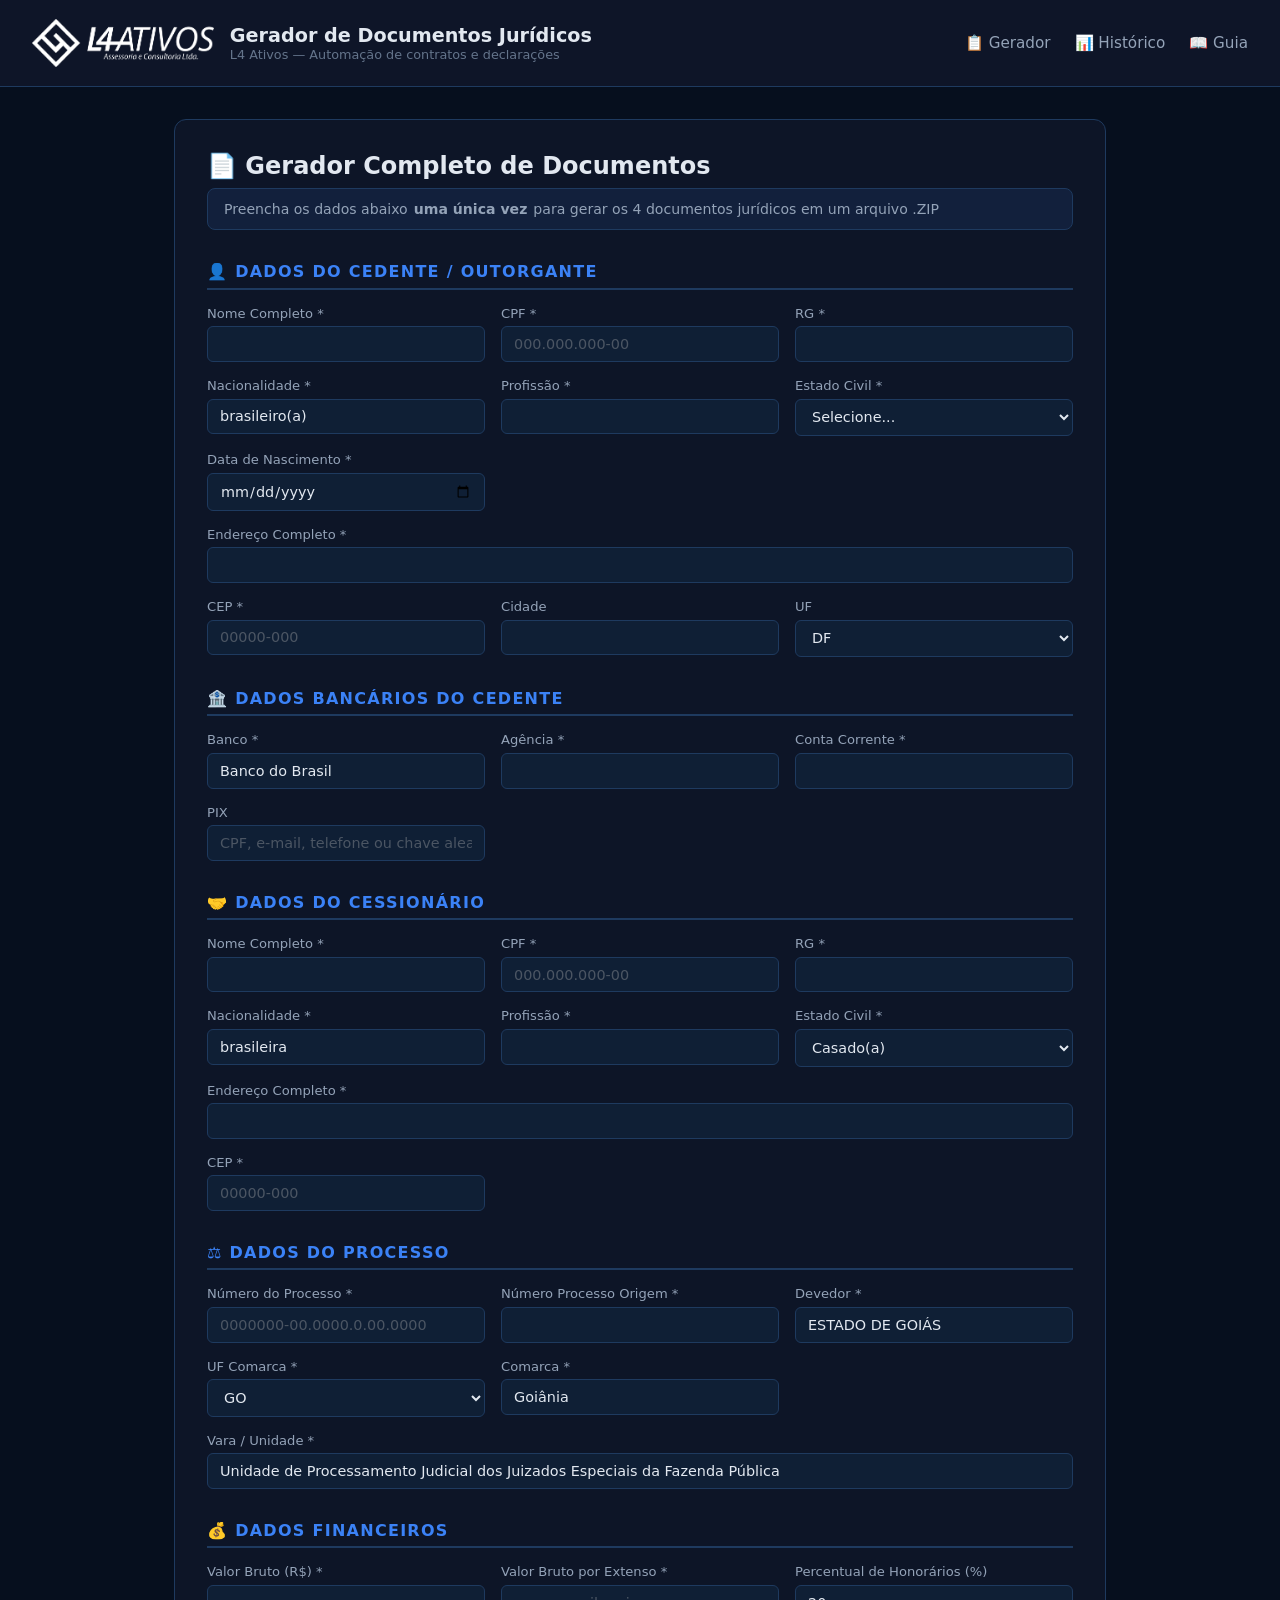
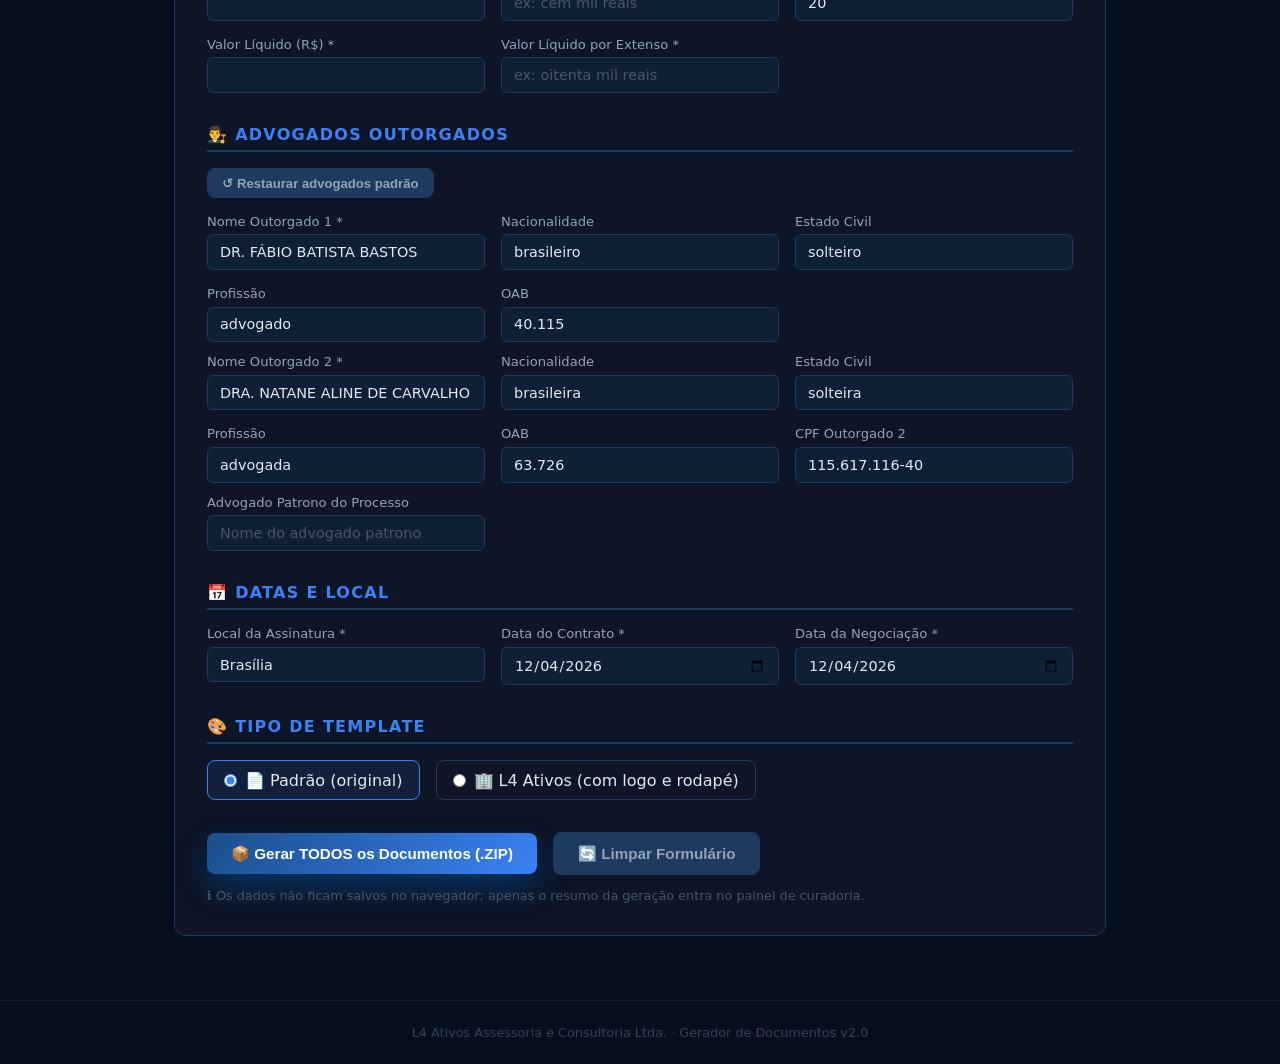
<file: frontend/index.html>
<!DOCTYPE html>
<html lang="pt-BR">
<head>
  <meta charset="UTF-8" />
  <meta name="viewport" content="width=device-width, initial-scale=1.0" />
  <title>L4 Ativos - Gerador de Documentos</title>
  <link rel="icon" href="data:,">
  <link rel="stylesheet" href="static/styles.css">
  <style>
    .nav-links { display:flex; gap:1.5rem; align-items:center; }
    .nav-links a { color:#94a3b8; text-decoration:none; font-size:0.95rem; transition:color .2s; }
    .nav-links a:hover { color:#3b82f6; }
    .header { display:flex; justify-content:space-between; align-items:center; flex-wrap:wrap; gap:1rem; padding:1.2rem 2rem; background:rgba(15,23,42,0.95); border-bottom:1px solid #1e3a5f; position:sticky;top:0;z-index:100; }
    .header-left { display:flex; align-items:center; gap:1rem; }
    .header-left img { height:48px; }
    .header-left h1 { font-size:1.2rem; margin:0; color:#e2e8f0; }
    .header-left p { font-size:0.8rem; color:#64748b; margin:0; }
    .section-title { margin-top:2rem; margin-bottom:1rem; color:#3b82f6; font-weight:700; font-size:1rem; border-bottom:2px solid #1e3a5f; padding-bottom:0.4rem; display:flex; align-items:center; gap:0.5rem; }
    .form-grid { display:grid; grid-template-columns:repeat(auto-fill,minmax(260px,1fr)); gap:1rem; }
    .form-group { display:flex; flex-direction:column; gap:0.35rem; }
    .form-group.full { grid-column:1/-1; }
    .form-group label { font-size:0.82rem; color:#94a3b8; font-weight:500; }
    .form-group input, .form-group select, .form-group textarea {
      background:#0f1f35; border:1px solid #1e3a5f; border-radius:6px;
      color:#e2e8f0; padding:0.55rem 0.75rem; font-size:0.9rem;
      transition:border-color .2s, box-shadow .2s;
    }
    .form-group input:focus, .form-group select:focus { outline:none; border-color:#3b82f6; box-shadow:0 0 0 2px rgba(59,130,246,.2); }
    .form-group input.invalid, .form-group select.invalid { border-color:#ef4444 !important; }
    .info-box { background:rgba(59,130,246,.1); border:1px solid #1e3a5f; border-radius:8px; padding:0.75rem 1rem; font-size:0.88rem; color:#94a3b8; margin-bottom:1.5rem; }
    .btn-group { display:flex; gap:1rem; flex-wrap:wrap; margin-top:2rem; align-items:center; }
    .btn { padding:0.7rem 1.5rem; border-radius:8px; font-size:0.95rem; font-weight:600; cursor:pointer; border:none; transition:all .2s; }
    .btn-primary { background:linear-gradient(135deg,#1a4f8a,#3b82f6); color:#fff; }
    .btn-primary:hover:not(:disabled) { transform:translateY(-1px); box-shadow:0 4px 15px rgba(59,130,246,.4); }
    .btn-primary:disabled { opacity:0.6; cursor:not-allowed; }
    .btn-secondary { background:#1e3a5f; color:#94a3b8; border:1px solid #1e3a5f; }
    .btn-secondary:hover { background:#243b59; color:#e2e8f0; }
    .btn-sm { padding:0.4rem 0.9rem; font-size:0.82rem; }
    .toast { position:fixed; top:1.5rem; right:1.5rem; z-index:9999; padding:1rem 1.5rem; border-radius:10px; font-size:0.95rem; font-weight:500; max-width:380px; box-shadow:0 8px 30px rgba(0,0,0,0.5); opacity:0; transform:translateX(120%); transition:all .35s ease; }
    .toast.show { opacity:1; transform:translateX(0); }
    .toast.success { background:#065f46; color:#d1fae5; border:1px solid #10b981; }
    .toast.error { background:#7f1d1d; color:#fecaca; border:1px solid #ef4444; }
    .spinner { display:inline-block; width:16px; height:16px; border:2px solid rgba(255,255,255,.3); border-top-color:#fff; border-radius:50%; animation:spin .7s linear infinite; vertical-align:middle; margin-right:6px; }
    @keyframes spin { to { transform:rotate(360deg); } }
    .template-toggle { display:flex; gap:1rem; margin-top:0.5rem; }
    .template-option { display:flex; align-items:center; gap:0.5rem; cursor:pointer; padding:0.6rem 1rem; border-radius:8px; border:1px solid #1e3a5f; transition:all .2s; }
    .template-option:hover { border-color:#3b82f6; }
    .template-option input[type=radio] { accent-color:#3b82f6; }
    .template-option.selected { border-color:#3b82f6; background:rgba(59,130,246,.1); }
    .lawyer-defaults-btn { margin-bottom:1rem; }
    .container { max-width:980px; margin:0 auto; padding:2rem 1.5rem; }
    .card { background:rgba(15,23,42,0.8); border:1px solid #1e3a5f; border-radius:12px; padding:2rem; margin-bottom:1rem; }
    .page-title { font-size:1.5rem; font-weight:700; color:#e2e8f0; margin-bottom:0.5rem; }
    select option { background:#0f1f35; }
    input[type=number] { -moz-appearance:textfield; }
    input[type=number]::-webkit-outer-spin-button,
    input[type=number]::-webkit-inner-spin-button { -webkit-appearance:none; }
    @media (max-width: 768px) {
      .header { flex-direction:column; align-items:flex-start; padding:1rem; gap:.6rem; }
      .nav-links { flex-wrap:wrap; gap:.6rem; }
      .container { padding:1rem; }
      .card { padding:1.25rem; }
      .form-grid { grid-template-columns:1fr; }
      .form-group.full { grid-column:1; }
      .template-toggle { flex-direction:column; }
      .btn-group { flex-direction:column; }
      .btn-group .btn { width:100%; justify-content:center; text-align:center; }
    }
  </style>
</head>
<body style="background:#060f1e; min-height:100vh; font-family:'Inter',system-ui,sans-serif; color:#e2e8f0;">

<header class="header">
  <div class="header-left">
    <img src="static/logo-l4.png" alt="L4 Ativos">
    <div>
      <h1>Gerador de Documentos Jurídicos</h1>
      <p>L4 Ativos — Automação de contratos e declarações</p>
    </div>
  </div>
  <nav class="nav-links">
    <a href="/">📋 Gerador</a>
    <a href="/curadoria">📊 Histórico</a>
    <a href="/guia">📖 Guia</a>
  </nav>
</header>

<div class="container">
  <div class="card">
    <div class="page-title">📄 Gerador Completo de Documentos</div>
    <div class="info-box">Preencha os dados abaixo <strong>uma única vez</strong> para gerar os 4 documentos jurídicos em um arquivo .ZIP</div>

    <form id="mainForm" novalidate>

      <!-- ─── CEDENTE ─── -->
      <div class="section-title">👤 Dados do Cedente / Outorgante</div>
      <div class="form-grid">
        <div class="form-group">
          <label>Nome Completo *</label>
          <input type="text" id="nome_cedente" name="nome_cedente" required>
        </div>
        <div class="form-group">
          <label>CPF *</label>
          <input type="text" id="cpf_cedente" name="cpf_cedente" placeholder="000.000.000-00" maxlength="14" required>
        </div>
        <div class="form-group">
          <label>RG *</label>
          <input type="text" id="rg_cedente" name="rg_cedente" required>
        </div>
        <div class="form-group">
          <label>Nacionalidade *</label>
          <input type="text" id="nacionalidade_cedente" name="nacionalidade_cedente" value="brasileiro(a)" required>
        </div>
        <div class="form-group">
          <label>Profissão *</label>
          <input type="text" id="profissao_cedente" name="profissao_cedente" required>
        </div>
        <div class="form-group">
          <label>Estado Civil *</label>
          <select id="estado_civil_cedente" name="estado_civil_cedente" required>
            <option value="">Selecione...</option>
            <option>Solteiro(a)</option>
            <option>Casado(a)</option>
            <option>Divorciado(a)</option>
            <option>Viúvo(a)</option>
          </select>
        </div>
        <div class="form-group">
          <label>Data de Nascimento *</label>
          <input type="date" id="data_nascimento" name="data_nascimento" required>
        </div>
        <div class="form-group full">
          <label>Endereço Completo *</label>
          <input type="text" id="endereco_cedente" name="endereco_cedente" required>
        </div>
        <div class="form-group">
          <label>CEP *</label>
          <input type="text" id="cep_cedente" name="cep_cedente" placeholder="00000-000" maxlength="9" required>
        </div>
        <div class="form-group">
          <label>Cidade</label>
          <input type="text" id="cidade_cedente" name="cidade_cedente">
        </div>
        <div class="form-group">
          <label>UF</label>
          <select id="uf_cedente" name="uf_cedente">
            <option value="">--</option>
            <option>AC</option><option>AL</option><option>AP</option><option>AM</option><option>BA</option>
            <option>CE</option><option selected>DF</option><option>ES</option><option>GO</option><option>MA</option>
            <option>MT</option><option>MS</option><option>MG</option><option>PA</option><option>PB</option>
            <option>PR</option><option>PE</option><option>PI</option><option>RJ</option><option>RN</option>
            <option>RS</option><option>RO</option><option>RR</option><option>SC</option><option>SP</option>
            <option>SE</option><option>TO</option>
          </select>
        </div>
      </div>

      <!-- ─── BANCÁRIO ─── -->
      <div class="section-title">🏦 Dados Bancários do Cedente</div>
      <div class="form-grid">
        <div class="form-group">
          <label>Banco *</label>
          <input type="text" id="banco" name="banco" value="Banco do Brasil" required>
        </div>
        <div class="form-group">
          <label>Agência *</label>
          <input type="text" id="agencia" name="agencia" required>
        </div>
        <div class="form-group">
          <label>Conta Corrente *</label>
          <input type="text" id="conta" name="conta" required>
        </div>
        <div class="form-group">
          <label>PIX</label>
          <input type="text" id="pix" name="pix" placeholder="CPF, e-mail, telefone ou chave aleatória">
        </div>
      </div>

      <!-- ─── CESSIONÁRIO ─── -->
      <div class="section-title">🤝 Dados do Cessionário</div>
      <div class="form-grid">
        <div class="form-group">
          <label>Nome Completo *</label>
          <input type="text" id="nome_cessionario" name="nome_cessionario" required>
        </div>
        <div class="form-group">
          <label>CPF *</label>
          <input type="text" id="cpf_cessionario" name="cpf_cessionario" placeholder="000.000.000-00" maxlength="14" required>
        </div>
        <div class="form-group">
          <label>RG *</label>
          <input type="text" id="rg_cessionario" name="rg_cessionario" required>
        </div>
        <div class="form-group">
          <label>Nacionalidade *</label>
          <input type="text" id="nacionalidade_cessionario" name="nacionalidade_cessionario" value="brasileira" required>
        </div>
        <div class="form-group">
          <label>Profissão *</label>
          <input type="text" id="profissao_cessionario" name="profissao_cessionario" required>
        </div>
        <div class="form-group">
          <label>Estado Civil *</label>
          <select id="estado_civil_cessionario" name="estado_civil_cessionario" required>
            <option value="">Selecione...</option>
            <option>Solteiro(a)</option>
            <option selected>Casado(a)</option>
            <option>Divorciado(a)</option>
            <option>Viúvo(a)</option>
          </select>
        </div>
        <div class="form-group full">
          <label>Endereço Completo *</label>
          <input type="text" id="endereco_cessionario" name="endereco_cessionario" required>
        </div>
        <div class="form-group">
          <label>CEP *</label>
          <input type="text" id="cep_cessionario" name="cep_cessionario" placeholder="00000-000" maxlength="9" required>
        </div>
      </div>

      <!-- ─── PROCESSO ─── -->
      <div class="section-title">⚖️ Dados do Processo</div>
      <div class="form-grid">
        <div class="form-group">
          <label>Número do Processo *</label>
          <input type="text" id="numero_processo" name="numero_processo" placeholder="0000000-00.0000.0.00.0000" required>
        </div>
        <div class="form-group">
          <label>Número Processo Origem *</label>
          <input type="text" id="numero_processo_origem" name="numero_processo_origem" required>
        </div>
        <div class="form-group">
          <label>Devedor *</label>
          <input type="text" id="devedor" name="devedor" value="ESTADO DE GOIÁS" required>
        </div>
        <div class="form-group">
          <label>UF Comarca *</label>
          <select id="uf_comarca" name="uf_comarca" required>
            <option value="AC">AC</option><option value="AL">AL</option><option value="AP">AP</option>
            <option value="AM">AM</option><option value="BA">BA</option><option value="CE">CE</option>
            <option value="DF">DF</option><option value="ES">ES</option><option value="GO" selected>GO</option>
            <option value="MA">MA</option><option value="MT">MT</option><option value="MS">MS</option>
            <option value="MG">MG</option><option value="PA">PA</option><option value="PB">PB</option>
            <option value="PR">PR</option><option value="PE">PE</option><option value="PI">PI</option>
            <option value="RJ">RJ</option><option value="RN">RN</option><option value="RS">RS</option>
            <option value="RO">RO</option><option value="RR">RR</option><option value="SC">SC</option>
            <option value="SP">SP</option><option value="SE">SE</option><option value="TO">TO</option>
          </select>
        </div>
        <div class="form-group">
          <label>Comarca *</label>
          <input type="text" id="comarca" name="comarca" value="Goiânia" required>
        </div>
        <div class="form-group full">
          <label>Vara / Unidade *</label>
          <input type="text" id="vara_unidade" name="vara_unidade" value="Unidade de Processamento Judicial dos Juizados Especiais da Fazenda Pública" required>
        </div>
      </div>

      <!-- ─── FINANCEIRO ─── -->
      <div class="section-title">💰 Dados Financeiros</div>
      <div class="form-grid">
        <div class="form-group">
          <label>Valor Bruto (R$) *</label>
          <input type="number" id="valor_bruto" name="valor_bruto" step="0.01" min="0" required>
        </div>
        <div class="form-group">
          <label>Valor Bruto por Extenso *</label>
          <input type="text" id="valor_bruto_extenso" name="valor_bruto_extenso" placeholder="ex: cem mil reais" required>
        </div>
        <div class="form-group">
          <label>Percentual de Honorários (%)</label>
          <input type="number" id="percentual_honorarios" name="percentual_honorarios" value="20" step="0.01" min="0" max="100">
        </div>
        <div class="form-group">
          <label>Valor Líquido (R$) *</label>
          <input type="number" id="valor_liquido" name="valor_liquido" step="0.01" min="0" required>
        </div>
        <div class="form-group">
          <label>Valor Líquido por Extenso *</label>
          <input type="text" id="valor_liquido_extenso" name="valor_liquido_extenso" placeholder="ex: oitenta mil reais" required>
        </div>
      </div>

      <!-- ─── ADVOGADOS ─── -->
      <div class="section-title">👨‍⚖️ Advogados Outorgados</div>
      <div class="lawyer-defaults-btn">
        <button type="button" class="btn btn-secondary btn-sm" onclick="resetLawyers()">↺ Restaurar advogados padrão</button>
      </div>
      <div class="form-grid">
        <div class="form-group">
          <label>Nome Outorgado 1 *</label>
          <input type="text" id="outorgado_nome_1" name="outorgado_nome_1" required>
        </div>
        <div class="form-group">
          <label>Nacionalidade</label>
          <input type="text" id="outorgado_nacionalidade_1" name="outorgado_nacionalidade_1">
        </div>
        <div class="form-group">
          <label>Estado Civil</label>
          <input type="text" id="outorgado_estado_civil_1" name="outorgado_estado_civil_1">
        </div>
        <div class="form-group">
          <label>Profissão</label>
          <input type="text" id="outorgado_profissao_1" name="outorgado_profissao_1">
        </div>
        <div class="form-group">
          <label>OAB</label>
          <input type="text" id="outorgado_oab_1" name="outorgado_oab_1">
        </div>
      </div>
      <div class="form-grid" style="margin-top:0.75rem;">
        <div class="form-group">
          <label>Nome Outorgado 2 *</label>
          <input type="text" id="outorgado_nome_2" name="outorgado_nome_2" required>
        </div>
        <div class="form-group">
          <label>Nacionalidade</label>
          <input type="text" id="outorgado_nacionalidade_2" name="outorgado_nacionalidade_2">
        </div>
        <div class="form-group">
          <label>Estado Civil</label>
          <input type="text" id="outorgado_estado_civil_2" name="outorgado_estado_civil_2">
        </div>
        <div class="form-group">
          <label>Profissão</label>
          <input type="text" id="outorgado_profissao_2" name="outorgado_profissao_2">
        </div>
        <div class="form-group">
          <label>OAB</label>
          <input type="text" id="outorgado_oab_2" name="outorgado_oab_2">
        </div>
        <div class="form-group">
          <label>CPF Outorgado 2</label>
          <input type="text" id="outorgado_cpf_2" name="outorgado_cpf_2">
        </div>
      </div>
      <div class="form-grid" style="margin-top:0.75rem;">
        <div class="form-group">
          <label>Advogado Patrono do Processo</label>
          <input type="text" id="nome_advogado" name="nome_advogado" placeholder="Nome do advogado patrono">
        </div>
      </div>

      <!-- ─── DATAS ─── -->
      <div class="section-title">📅 Datas e Local</div>
      <div class="form-grid">
        <div class="form-group">
          <label>Local da Assinatura *</label>
          <input type="text" id="local" name="local" value="Brasília" required>
        </div>
        <div class="form-group">
          <label>Data do Contrato *</label>
          <input type="date" id="data_contrato" name="data_contrato" required>
        </div>
        <div class="form-group">
          <label>Data da Negociação *</label>
          <input type="date" id="data_negociacao" name="data_negociacao" required>
        </div>
      </div>

      <!-- ─── TIPO DE TEMPLATE ─── -->
      <div class="section-title">🎨 Tipo de Template</div>
      <div class="template-toggle">
        <label class="template-option selected" id="opt_padrao">
          <input type="radio" name="template_type" value="padrao" checked onchange="updateTemplateOpt()">
          <span>📄 Padrão (original)</span>
        </label>
        <label class="template-option" id="opt_branded">
          <input type="radio" name="template_type" value="branded" onchange="updateTemplateOpt()">
          <span>🏢 L4 Ativos (com logo e rodapé)</span>
        </label>
      </div>
      <div id="branded_notice" style="display:none;margin-top:.75rem;padding:.6rem 1rem;border-radius:8px;background:rgba(59,130,246,.08);border:1px solid rgba(59,130,246,.25);font-size:.85rem;color:#93c5fd;">
        🏢 Os documentos serão gerados com o cabeçalho e rodapé oficiais da L4 Ativos.
      </div>

      <!-- ─── BOTÕES ─── -->
      <div class="btn-group">
        <button type="submit" class="btn btn-primary" id="btnGerar">
          📦 Gerar TODOS os Documentos (.ZIP)
        </button>
        <button type="button" class="btn btn-secondary" onclick="document.getElementById('mainForm').reset(); resetLawyers(); setDefaultDates();">
          🔄 Limpar Formulário
        </button>
      </div>
      <p style="margin-top:.85rem;font-size:.8rem;color:#475569;">
        ℹ️ Os dados não ficam salvos no navegador; apenas o resumo da geração entra no painel de curadoria.
      </p>
    </form>
  </div>
</div>

<div id="toast" class="toast"></div>

<footer style="text-align:center; padding:1.5rem; color:#334155; font-size:0.8rem; border-top:1px solid #0f1f35; margin-top:1rem;">
  L4 Ativos Assessoria e Consultoria Ltda. · Gerador de Documentos v2.0
</footer>

<script src="static/script.js"></script>
</body>
</html>
</file>
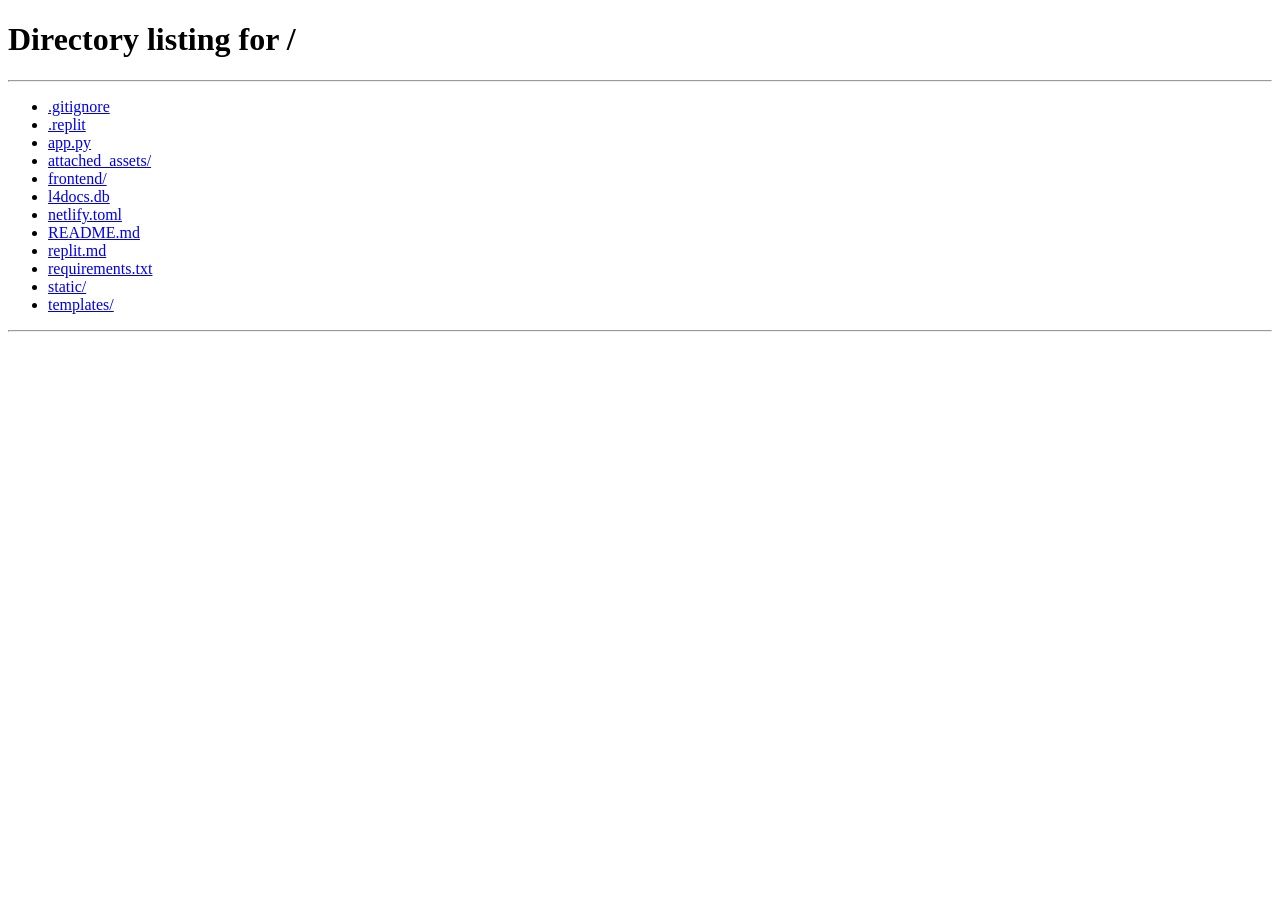
<file: frontend/curadoria.html>
<!DOCTYPE html>
<html lang="pt-BR">
<head>
  <meta charset="UTF-8">
  <meta name="viewport" content="width=device-width, initial-scale=1.0">
  <title>L4 Ativos - Histórico de Gerações</title>
  <link rel="icon" href="data:,">
  <style>
    *,*::before,*::after{box-sizing:border-box;margin:0;padding:0}
    body{background:#060f1e;min-height:100vh;font-family:'Inter',system-ui,sans-serif;color:#e2e8f0}
    header{display:flex;justify-content:space-between;align-items:center;padding:1.2rem 2rem;background:rgba(15,23,42,.95);border-bottom:1px solid #1e3a5f;position:sticky;top:0;z-index:100;flex-wrap:wrap;gap:1rem}
    .header-left{display:flex;align-items:center;gap:1rem}
    .header-left img{height:48px}
    .header-left h1{font-size:1.2rem;margin:0;color:#e2e8f0}
    .header-left p{font-size:.8rem;color:#64748b;margin:0}
    nav a{color:#94a3b8;text-decoration:none;font-size:.95rem;margin-left:1.5rem;transition:color .2s}
    nav a:hover{color:#3b82f6}
    .container{max-width:1100px;margin:0 auto;padding:2rem 1.5rem}
    .stats-grid{display:grid;grid-template-columns:repeat(auto-fit,minmax(180px,1fr));gap:1rem;margin-bottom:2rem}
    .stat-card{background:rgba(15,23,42,.8);border:1px solid #1e3a5f;border-radius:12px;padding:1.5rem;text-align:center}
    .stat-card .val{font-size:2.2rem;font-weight:700;color:#3b82f6}
    .stat-card .lbl{font-size:.85rem;color:#64748b;margin-top:.3rem}
    .card{background:rgba(15,23,42,.8);border:1px solid #1e3a5f;border-radius:12px;padding:1.5rem;margin-bottom:1.5rem}
    .card-title{font-size:1.1rem;font-weight:600;color:#e2e8f0;margin-bottom:1rem;display:flex;align-items:center;gap:.5rem}
    .filters{display:flex;gap:1rem;flex-wrap:wrap;align-items:flex-end;margin-bottom:1.2rem}
    .filter-group{display:flex;flex-direction:column;gap:.3rem}
    .filter-group label{font-size:.8rem;color:#94a3b8}
    .filter-group input,.filter-group select{background:#0f1f35;border:1px solid #1e3a5f;border-radius:6px;color:#e2e8f0;padding:.5rem .75rem;font-size:.88rem}
    .filter-group input:focus,.filter-group select:focus{outline:none;border-color:#3b82f6}
    .btn{padding:.55rem 1.2rem;border-radius:8px;font-size:.88rem;font-weight:600;cursor:pointer;border:none;transition:all .2s}
    .btn-primary{background:linear-gradient(135deg,#1a4f8a,#3b82f6);color:#fff}
    .btn-primary:hover{transform:translateY(-1px);box-shadow:0 4px 12px rgba(59,130,246,.4)}
    .btn-secondary{background:#1e3a5f;color:#94a3b8}
    .btn-secondary:hover{background:#243b59;color:#e2e8f0}
    .btn-type{background:#0f1f35;border:1px solid #1e3a5f;color:#64748b;padding:.35rem .9rem;border-radius:6px;font-size:.82rem;font-weight:600;cursor:pointer;transition:all .2s}
    .btn-type.active{border-color:#3b82f6;color:#60a5fa;background:rgba(59,130,246,.1)}
    .type-filters{display:flex;gap:.5rem;align-items:center}
    .type-filters-label{font-size:.8rem;color:#64748b;margin-right:.25rem}
    table{width:100%;border-collapse:collapse;font-size:.88rem}
    th{text-align:left;padding:.7rem 1rem;color:#64748b;font-weight:600;border-bottom:1px solid #1e3a5f;white-space:nowrap}
    td{padding:.7rem 1rem;border-bottom:1px solid #0f1f35;color:#e2e8f0;vertical-align:middle}
    tr:hover td{background:rgba(59,130,246,.05)}
    .badge{display:inline-block;padding:.2rem .6rem;border-radius:99px;font-size:.75rem;font-weight:600}
    .badge-padrao{background:rgba(100,116,139,.2);color:#94a3b8}
    .badge-branded{background:rgba(59,130,246,.2);color:#60a5fa}
    .empty{text-align:center;color:#64748b;padding:3rem;font-size:.95rem}
    .page-title{font-size:1.5rem;font-weight:700;color:#e2e8f0;margin-bottom:1.5rem}
    @media(max-width:768px){
      header{flex-direction:column;align-items:flex-start;padding:1rem;gap:.6rem}
      nav{display:flex;flex-wrap:wrap;gap:.4rem}
      nav a{margin-left:0}
      .container{padding:1rem}
      .stats-grid{grid-template-columns:1fr 1fr}
      .filters{flex-direction:column;align-items:stretch}
      .filter-group{width:100%}
      .type-filters{flex-wrap:wrap}
      .btn{width:100%;justify-content:center}
      table{font-size:.8rem}
      th,td{padding:.5rem .6rem}
    }
  </style>
</head>
<body>
<header>
  <div class="header-left">
    <img src="static/logo-l4.png" alt="L4 Ativos">
    <div>
      <h1>Histórico de Gerações</h1>
      <p>L4 Ativos — Curadoria de Documentos</p>
    </div>
  </div>
  <nav>
    <a href="/">📋 Gerador</a>
    <a href="/curadoria">📊 Histórico</a>
    <a href="/guia">📖 Guia</a>
  </nav>
</header>

<div class="container">
  <div class="stats-grid" id="statsGrid">
    <div class="stat-card"><div class="val" id="statTotal">–</div><div class="lbl">Total Gerado</div></div>
    <div class="stat-card"><div class="val" id="statHoje">–</div><div class="lbl">Gerado Hoje</div></div>
    <div class="stat-card"><div class="val" id="statCedentes">–</div><div class="lbl">Cedentes Únicos</div></div>
  </div>

  <div class="card">
    <div class="card-title">📋 Registros</div>
    <div class="filters">
      <div class="filter-group">
        <label>De</label>
        <input type="date" id="filtDe">
      </div>
      <div class="filter-group">
        <label>Até</label>
        <input type="date" id="filtAte">
      </div>
      <div class="filter-group">
        <label>Buscar cedente</label>
        <input type="text" id="filtBusca" placeholder="Nome do cedente...">
      </div>
      <div class="filter-group" style="justify-content:flex-end">
        <label>Tipo de Template</label>
        <div class="type-filters">
          <button class="btn-type active" id="typeTodos" onclick="setTypeFilter('todos')">Todos</button>
          <button class="btn-type" id="typePadrao" onclick="setTypeFilter('padrao')">Padrão</button>
          <button class="btn-type" id="typeBranded" onclick="setTypeFilter('branded')">L4 Ativos</button>
        </div>
      </div>
    </div>
    <div class="filters" style="margin-top:-.6rem">
      <button class="btn btn-primary" onclick="applyFilter()">🔍 Filtrar</button>
      <button class="btn btn-secondary" onclick="clearFilter()">✕ Limpar</button>
      <button class="btn btn-secondary" onclick="exportCSV()">📥 Exportar CSV</button>
    </div>

    <div style="overflow-x:auto">
      <table id="histTable">
        <thead>
          <tr>
            <th>Data</th>
            <th>Hora</th>
            <th>Cedente</th>
            <th>Processo</th>
            <th>Template</th>
            <th>Operador</th>
          </tr>
        </thead>
        <tbody id="histBody">
          <tr><td colspan="6" class="empty">Carregando...</td></tr>
        </tbody>
      </table>
    </div>
  </div>
</div>

<footer style="text-align:center;padding:1.5rem;color:#334155;font-size:.8rem;border-top:1px solid #0f1f35">
  L4 Ativos Assessoria e Consultoria Ltda. · Gerador de Documentos v2.0
</footer>

<script>
  const CURADORIA_PASSWORD = "l4admin2026";

  const API_URL = window.location.hostname === "localhost" || window.location.hostname === "127.0.0.1"
    ? "http://127.0.0.1:5000"
    : "https://l4doc-api.onrender.com";

  (function checkAuth() {
    const stored = sessionStorage.getItem("l4_auth");
    if (stored === CURADORIA_PASSWORD) return;
    const input = prompt("🔒 Acesso restrito. Digite a senha:");
    if (input === CURADORIA_PASSWORD) {
      sessionStorage.setItem("l4_auth", CURADORIA_PASSWORD);
    } else {
      alert("Senha incorreta. Fale com a equipe L4 Ativos para obter acesso.");
      window.location.href = "/";
    }
  })();

  let allRows = [];
  let activeTypeFilter = "todos";

  async function loadStats() {
    try {
      const res = await fetch(`${API_URL}/api/historico/stats`);
      const s = await res.json();
      document.getElementById("statTotal").textContent = s.total ?? 0;
      document.getElementById("statHoje").textContent = s.hoje ?? 0;
      document.getElementById("statCedentes").textContent = s.cedentes_unicos ?? 0;
    } catch {}
  }

  async function loadHistorico() {
    try {
      const res = await fetch(`${API_URL}/api/historico`);
      allRows = await res.json();
      renderTable(allRows);
    } catch {
      document.getElementById("histBody").innerHTML = '<tr><td colspan="6" class="empty">Erro ao carregar dados.</td></tr>';
    }
  }

  function renderTable(rows) {
    const tbody = document.getElementById("histBody");
    if (!rows.length) {
      tbody.innerHTML = '<tr><td colspan="6" class="empty">Nenhum registro encontrado.</td></tr>';
      return;
    }
    tbody.innerHTML = rows.map(r => {
      const date = r.data_geracao ? r.data_geracao.split("T")[0].split("-").reverse().join("/") : "–";
      const hora = r.hora_geracao || "–";
      const badge = r.template_type === "branded"
        ? '<span class="badge badge-branded">L4 Ativos</span>'
        : '<span class="badge badge-padrao">Padrão</span>';
      return `<tr>
        <td>${date}</td>
        <td>${hora}</td>
        <td>${r.cedente_nome || "–"}</td>
        <td style="font-family:monospace;font-size:.82rem">${r.numero_processo || "–"}</td>
        <td>${badge}</td>
        <td>${r.usuario || "operador"}</td>
      </tr>`;
    }).join("");
  }

  function setTypeFilter(type) {
    activeTypeFilter = type;
    document.getElementById("typeTodos").classList.toggle("active", type === "todos");
    document.getElementById("typePadrao").classList.toggle("active", type === "padrao");
    document.getElementById("typeBranded").classList.toggle("active", type === "branded");
    applyFilter();
  }

  function getFilteredRows() {
    const de = document.getElementById("filtDe").value;
    const ate = document.getElementById("filtAte").value;
    const busca = document.getElementById("filtBusca").value.toLowerCase();
    let filtered = allRows;
    if (de) filtered = filtered.filter(r => r.data_geracao && r.data_geracao >= de);
    if (ate) filtered = filtered.filter(r => r.data_geracao && r.data_geracao.split("T")[0] <= ate);
    if (busca) filtered = filtered.filter(r => (r.cedente_nome || "").toLowerCase().includes(busca));
    if (activeTypeFilter !== "todos") filtered = filtered.filter(r => r.template_type === activeTypeFilter);
    return filtered;
  }

  function applyFilter() {
    renderTable(getFilteredRows());
  }

  function clearFilter() {
    document.getElementById("filtDe").value = "";
    document.getElementById("filtAte").value = "";
    document.getElementById("filtBusca").value = "";
    activeTypeFilter = "todos";
    document.getElementById("typeTodos").classList.add("active");
    document.getElementById("typePadrao").classList.remove("active");
    document.getElementById("typeBranded").classList.remove("active");
    renderTable(allRows);
  }

  function exportCSV() {
    const rows = getFilteredRows();
    const headers = ["Data","Hora","Cedente","Processo","Tipo de Template","Operador"];
    const csvRows = rows.map(r => {
      const date = r.data_geracao ? r.data_geracao.split("T")[0].split("-").reverse().join("/") : "";
      const tipo = r.template_type === "branded" ? "L4 Ativos" : "Padrão";
      return [date, r.hora_geracao||"", r.cedente_nome||"", r.numero_processo||"", tipo, r.usuario||""].map(v => `"${v}"`).join(",");
    });
    const csv = [headers.join(","), ...csvRows].join("\n");
    const blob = new Blob(["\uFEFF"+csv], {type:"text/csv;charset=utf-8;"});
    const url = URL.createObjectURL(blob);
    const a = document.createElement("a");
    a.href = url;
    a.download = `historico_l4_${new Date().toISOString().split("T")[0]}.csv`;
    a.click();
    URL.revokeObjectURL(url);
  }

  document.addEventListener("DOMContentLoaded", () => {
    loadStats();
    loadHistorico();
    document.getElementById("filtBusca").addEventListener("input", applyFilter);
    document.getElementById("filtDe").addEventListener("change", applyFilter);
    document.getElementById("filtAte").addEventListener("change", applyFilter);
  });
</script>
</body>
</html>
</file>
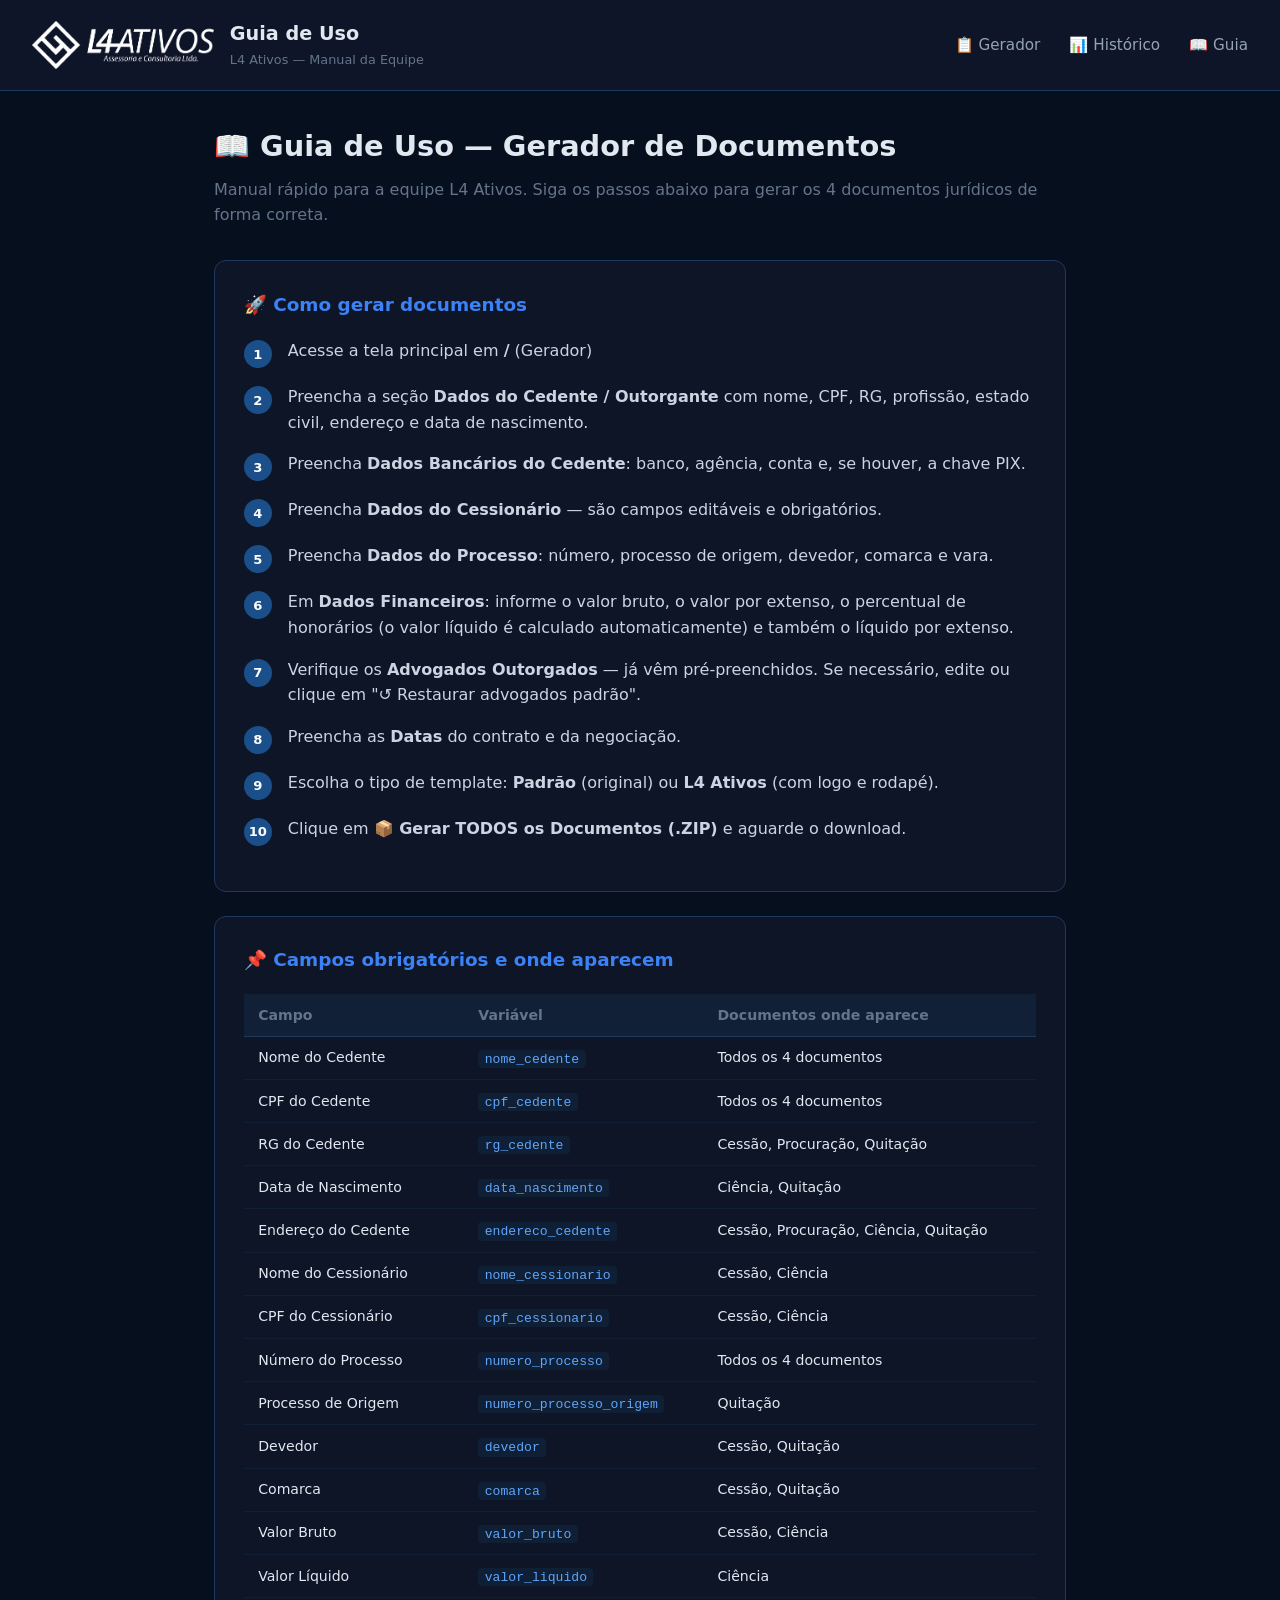
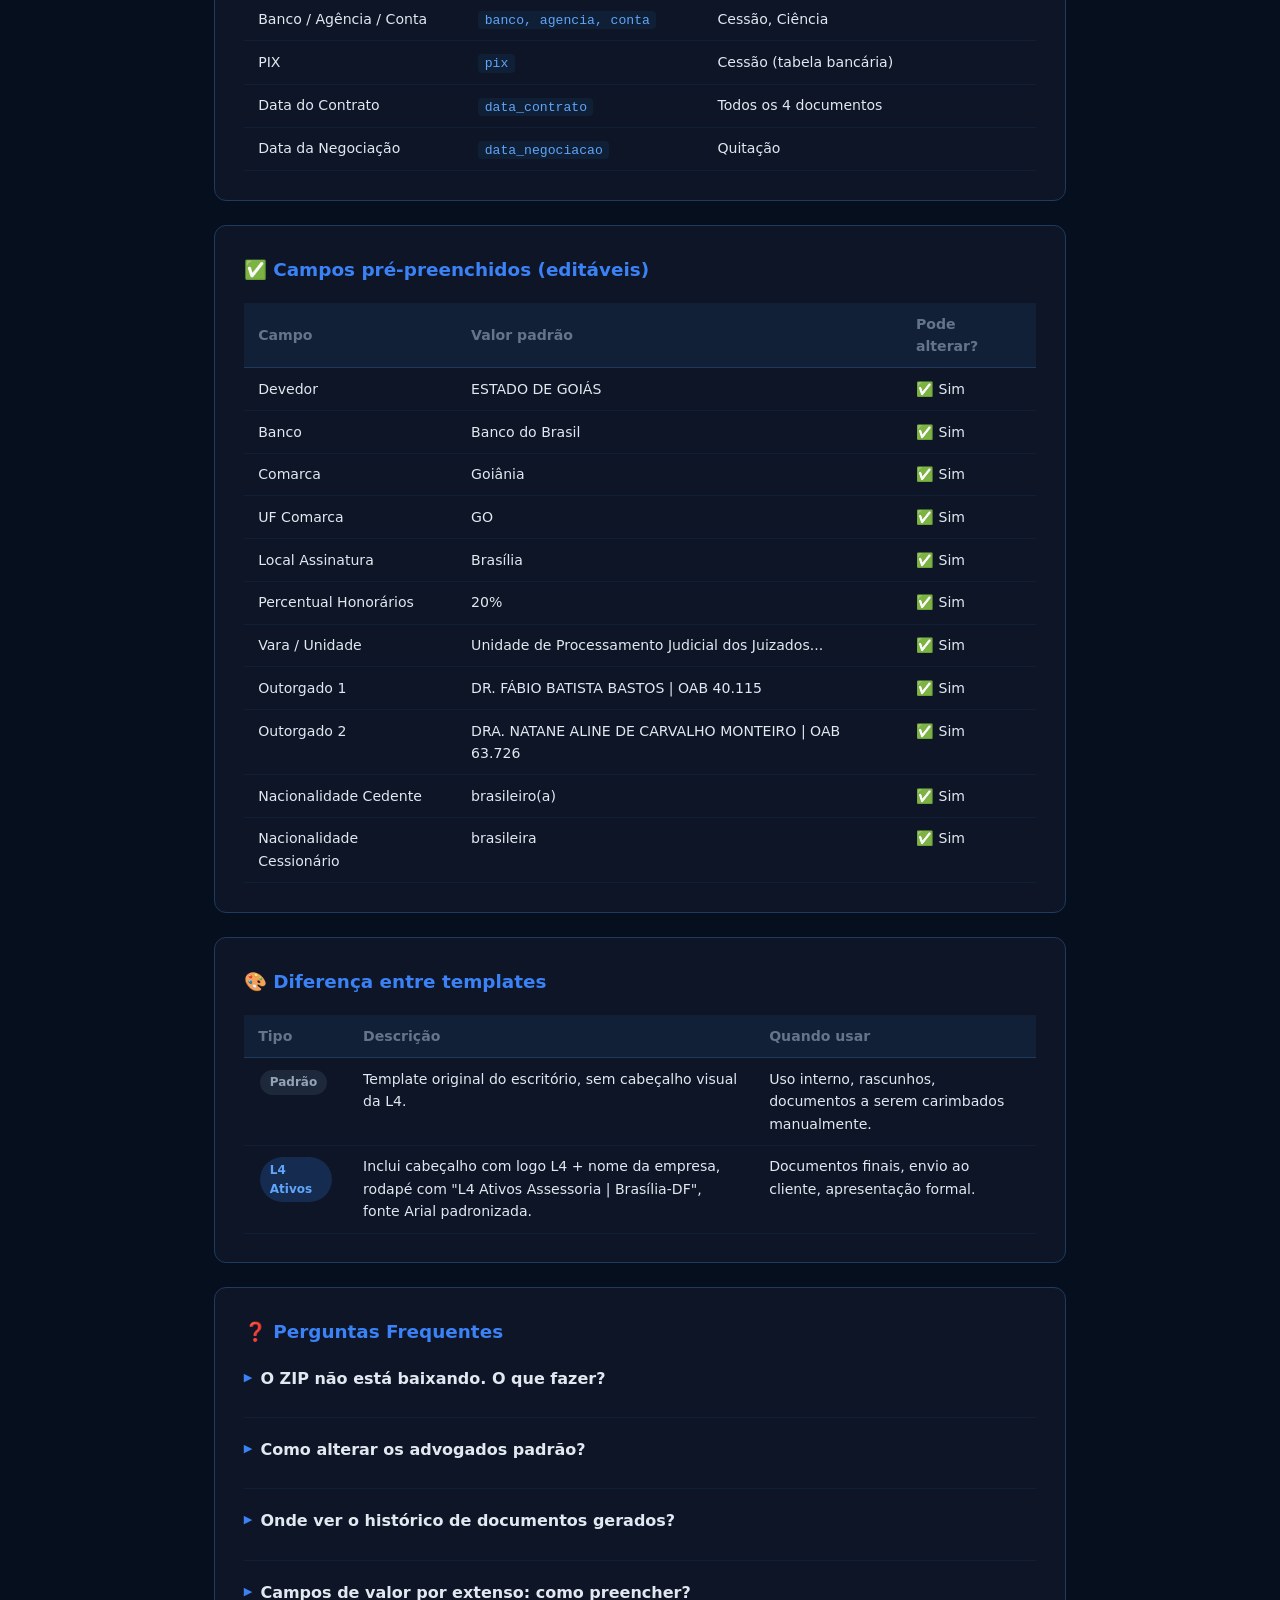
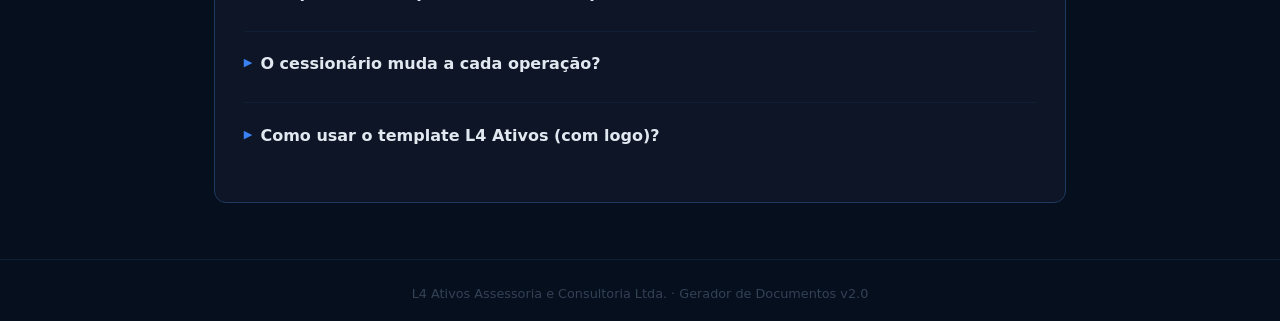
<file: frontend/guia.html>
<!DOCTYPE html>
<html lang="pt-BR">
<head>
  <meta charset="UTF-8">
  <meta name="viewport" content="width=device-width, initial-scale=1.0">
  <title>L4 Ativos - Guia de Uso</title>
  <link rel="icon" href="data:,">
  <style>
    *,*::before,*::after{box-sizing:border-box;margin:0;padding:0}
    body{background:#060f1e;min-height:100vh;font-family:'Inter',system-ui,sans-serif;color:#e2e8f0;line-height:1.6}
    header{display:flex;justify-content:space-between;align-items:center;padding:1.2rem 2rem;background:rgba(15,23,42,.95);border-bottom:1px solid #1e3a5f;position:sticky;top:0;z-index:100;flex-wrap:wrap;gap:1rem}
    .header-left{display:flex;align-items:center;gap:1rem}
    .header-left img{height:48px}
    .header-left h1{font-size:1.2rem;margin:0;color:#e2e8f0}
    .header-left p{font-size:.8rem;color:#64748b;margin:0}
    nav a{color:#94a3b8;text-decoration:none;font-size:.95rem;margin-left:1.5rem;transition:color .2s}
    nav a:hover{color:#3b82f6}
    .container{max-width:900px;margin:0 auto;padding:2rem 1.5rem}
    .page-title{font-size:1.8rem;font-weight:700;color:#e2e8f0;margin-bottom:.5rem}
    .page-sub{color:#64748b;margin-bottom:2rem}
    .section{background:rgba(15,23,42,.8);border:1px solid #1e3a5f;border-radius:12px;padding:1.8rem;margin-bottom:1.5rem}
    .section h2{font-size:1.15rem;font-weight:700;color:#3b82f6;margin-bottom:1.2rem;display:flex;align-items:center;gap:.5rem}
    .steps{list-style:none;counter-reset:step}
    .steps li{counter-increment:step;display:flex;gap:1rem;margin-bottom:1rem;align-items:flex-start}
    .steps li::before{content:counter(step);background:#1a4f8a;color:#fff;border-radius:50%;width:28px;height:28px;display:flex;align-items:center;justify-content:center;font-size:.82rem;font-weight:700;flex-shrink:0;margin-top:2px}
    .steps li span{color:#cbd5e1}
    table{width:100%;border-collapse:collapse;font-size:.88rem;margin-top:.5rem}
    th{text-align:left;padding:.6rem .9rem;color:#64748b;font-weight:600;border-bottom:1px solid #1e3a5f;background:rgba(30,58,95,.3)}
    td{padding:.6rem .9rem;border-bottom:1px solid #0f1f35;color:#e2e8f0;vertical-align:top}
    td code{background:#0f1f35;padding:.1rem .4rem;border-radius:4px;font-size:.82rem;color:#60a5fa}
    .faq-item{margin-bottom:1.2rem;border-bottom:1px solid #0f1f35;padding-bottom:1.2rem}
    .faq-item:last-child{border-bottom:none;margin-bottom:0}
    .faq-q{font-weight:600;color:#e2e8f0;margin-bottom:.4rem;display:flex;gap:.5rem;cursor:pointer;user-select:none}
    .faq-q::before{content:"▶";font-size:.7rem;color:#3b82f6;transition:transform .2s;display:inline-block;margin-top:3px}
    .faq-q.open::before{transform:rotate(90deg)}
    .faq-a{color:#94a3b8;padding-left:1.2rem;display:none}
    .faq-q.open + .faq-a{display:block}
    .badge{display:inline-block;padding:.2rem .6rem;border-radius:99px;font-size:.75rem;font-weight:600;margin:2px}
    .badge-blue{background:rgba(59,130,246,.2);color:#60a5fa}
    .badge-gray{background:rgba(100,116,139,.2);color:#94a3b8}
    .highlight{background:rgba(59,130,246,.1);border-left:3px solid #3b82f6;padding:.75rem 1rem;border-radius:0 8px 8px 0;color:#cbd5e1;font-size:.9rem;margin-top:.8rem}
  </style>
</head>
<body>
<header>
  <div class="header-left">
    <img src="static/logo-l4.png" alt="L4 Ativos">
    <div>
      <h1>Guia de Uso</h1>
      <p>L4 Ativos — Manual da Equipe</p>
    </div>
  </div>
  <nav>
    <a href="/">📋 Gerador</a>
    <a href="/curadoria">📊 Histórico</a>
    <a href="/guia">📖 Guia</a>
  </nav>
</header>

<div class="container">
  <div class="page-title">📖 Guia de Uso — Gerador de Documentos</div>
  <p class="page-sub">Manual rápido para a equipe L4 Ativos. Siga os passos abaixo para gerar os 4 documentos jurídicos de forma correta.</p>

  <!-- PASSO A PASSO -->
  <div class="section">
    <h2>🚀 Como gerar documentos</h2>
    <ol class="steps">
      <li><span>Acesse a tela principal em <strong>/</strong> (Gerador)</span></li>
      <li><span>Preencha a seção <strong>Dados do Cedente / Outorgante</strong> com nome, CPF, RG, profissão, estado civil, endereço e data de nascimento.</span></li>
      <li><span>Preencha <strong>Dados Bancários do Cedente</strong>: banco, agência, conta e, se houver, a chave PIX.</span></li>
      <li><span>Preencha <strong>Dados do Cessionário</strong> — são campos editáveis e obrigatórios.</span></li>
      <li><span>Preencha <strong>Dados do Processo</strong>: número, processo de origem, devedor, comarca e vara.</span></li>
      <li><span>Em <strong>Dados Financeiros</strong>: informe o valor bruto, o valor por extenso, o percentual de honorários (o valor líquido é calculado automaticamente) e também o líquido por extenso.</span></li>
      <li><span>Verifique os <strong>Advogados Outorgados</strong> — já vêm pré-preenchidos. Se necessário, edite ou clique em "↺ Restaurar advogados padrão".</span></li>
      <li><span>Preencha as <strong>Datas</strong> do contrato e da negociação.</span></li>
      <li><span>Escolha o tipo de template: <strong>Padrão</strong> (original) ou <strong>L4 Ativos</strong> (com logo e rodapé).</span></li>
      <li><span>Clique em <strong>📦 Gerar TODOS os Documentos (.ZIP)</strong> e aguarde o download.</span></li>
    </ol>
  </div>

  <!-- CAMPOS OBRIGATÓRIOS -->
  <div class="section">
    <h2>📌 Campos obrigatórios e onde aparecem</h2>
    <table>
      <thead>
        <tr><th>Campo</th><th>Variável</th><th>Documentos onde aparece</th></tr>
      </thead>
      <tbody>
        <tr><td>Nome do Cedente</td><td><code>nome_cedente</code></td><td>Todos os 4 documentos</td></tr>
        <tr><td>CPF do Cedente</td><td><code>cpf_cedente</code></td><td>Todos os 4 documentos</td></tr>
        <tr><td>RG do Cedente</td><td><code>rg_cedente</code></td><td>Cessão, Procuração, Quitação</td></tr>
        <tr><td>Data de Nascimento</td><td><code>data_nascimento</code></td><td>Ciência, Quitação</td></tr>
        <tr><td>Endereço do Cedente</td><td><code>endereco_cedente</code></td><td>Cessão, Procuração, Ciência, Quitação</td></tr>
        <tr><td>Nome do Cessionário</td><td><code>nome_cessionario</code></td><td>Cessão, Ciência</td></tr>
        <tr><td>CPF do Cessionário</td><td><code>cpf_cessionario</code></td><td>Cessão, Ciência</td></tr>
        <tr><td>Número do Processo</td><td><code>numero_processo</code></td><td>Todos os 4 documentos</td></tr>
        <tr><td>Processo de Origem</td><td><code>numero_processo_origem</code></td><td>Quitação</td></tr>
        <tr><td>Devedor</td><td><code>devedor</code></td><td>Cessão, Quitação</td></tr>
        <tr><td>Comarca</td><td><code>comarca</code></td><td>Cessão, Quitação</td></tr>
        <tr><td>Valor Bruto</td><td><code>valor_bruto</code></td><td>Cessão, Ciência</td></tr>
        <tr><td>Valor Líquido</td><td><code>valor_liquido</code></td><td>Ciência</td></tr>
        <tr><td>Banco / Agência / Conta</td><td><code>banco, agencia, conta</code></td><td>Cessão, Ciência</td></tr>
        <tr><td>PIX</td><td><code>pix</code></td><td>Cessão (tabela bancária)</td></tr>
        <tr><td>Data do Contrato</td><td><code>data_contrato</code></td><td>Todos os 4 documentos</td></tr>
        <tr><td>Data da Negociação</td><td><code>data_negociacao</code></td><td>Quitação</td></tr>
      </tbody>
    </table>
  </div>

  <!-- CAMPOS PRÉ-PREENCHIDOS -->
  <div class="section">
    <h2>✅ Campos pré-preenchidos (editáveis)</h2>
    <table>
      <thead>
        <tr><th>Campo</th><th>Valor padrão</th><th>Pode alterar?</th></tr>
      </thead>
      <tbody>
        <tr><td>Devedor</td><td>ESTADO DE GOIÁS</td><td>✅ Sim</td></tr>
        <tr><td>Banco</td><td>Banco do Brasil</td><td>✅ Sim</td></tr>
        <tr><td>Comarca</td><td>Goiânia</td><td>✅ Sim</td></tr>
        <tr><td>UF Comarca</td><td>GO</td><td>✅ Sim</td></tr>
        <tr><td>Local Assinatura</td><td>Brasília</td><td>✅ Sim</td></tr>
        <tr><td>Percentual Honorários</td><td>20%</td><td>✅ Sim</td></tr>
        <tr><td>Vara / Unidade</td><td>Unidade de Processamento Judicial dos Juizados...</td><td>✅ Sim</td></tr>
        <tr><td>Outorgado 1</td><td>DR. FÁBIO BATISTA BASTOS | OAB 40.115</td><td>✅ Sim</td></tr>
        <tr><td>Outorgado 2</td><td>DRA. NATANE ALINE DE CARVALHO MONTEIRO | OAB 63.726</td><td>✅ Sim</td></tr>
        <tr><td>Nacionalidade Cedente</td><td>brasileiro(a)</td><td>✅ Sim</td></tr>
        <tr><td>Nacionalidade Cessionário</td><td>brasileira</td><td>✅ Sim</td></tr>
      </tbody>
    </table>
  </div>

  <!-- TIPOS DE TEMPLATE -->
  <div class="section">
    <h2>🎨 Diferença entre templates</h2>
    <table>
      <thead>
        <tr><th>Tipo</th><th>Descrição</th><th>Quando usar</th></tr>
      </thead>
      <tbody>
        <tr>
          <td><span class="badge badge-gray">Padrão</span></td>
          <td>Template original do escritório, sem cabeçalho visual da L4.</td>
          <td>Uso interno, rascunhos, documentos a serem carimbados manualmente.</td>
        </tr>
        <tr>
          <td><span class="badge badge-blue">L4 Ativos</span></td>
          <td>Inclui cabeçalho com logo L4 + nome da empresa, rodapé com "L4 Ativos Assessoria | Brasília-DF", fonte Arial padronizada.</td>
          <td>Documentos finais, envio ao cliente, apresentação formal.</td>
        </tr>
      </tbody>
    </table>
  </div>

  <!-- FAQ -->
  <div class="section">
    <h2>❓ Perguntas Frequentes</h2>

    <div class="faq-item">
      <div class="faq-q" onclick="toggleFaq(this)">O ZIP não está baixando. O que fazer?</div>
      <div class="faq-a">
        Verifique se todos os campos obrigatórios estão preenchidos (campos com borda vermelha indicam erro). Se o formulário estiver correto, verifique se o pop-up de download está bloqueado no navegador — permita downloads para este site. Em caso de erro na geração, uma mensagem de erro em vermelho aparecerá na tela.
      </div>
    </div>

    <div class="faq-item">
      <div class="faq-q" onclick="toggleFaq(this)">Como alterar os advogados padrão?</div>
      <div class="faq-a">
        Na seção "👨‍⚖️ Advogados Outorgados", os campos são editáveis. Basta clicar e alterar o valor. Para restaurar os valores originais (Fábio e Natane), clique no botão <strong>↺ Restaurar advogados padrão</strong>. As alterações só valem para a geração atual — na próxima geração, os padrões são carregados novamente.
      </div>
    </div>

    <div class="faq-item">
      <div class="faq-q" onclick="toggleFaq(this)">Onde ver o histórico de documentos gerados?</div>
      <div class="faq-a">
        Clique em <strong>📊 Histórico</strong> no menu superior. Será solicitada uma senha de acesso. O histórico mostra data, hora, nome do cedente, processo, tipo de template e operador. Você pode filtrar por data e buscar por nome, além de exportar em CSV.
      </div>
    </div>

    <div class="faq-item">
      <div class="faq-q" onclick="toggleFaq(this)">Campos de valor por extenso: como preencher?</div>
      <div class="faq-a">
        Os campos "Valor Bruto por Extenso" e "Valor Líquido por Extenso" devem ser preenchidos manualmente com o valor escrito por extenso em português. Exemplos: <em>"cem mil reais"</em>, <em>"oitenta e dois mil e quinhentos reais"</em>. Esses valores são inseridos diretamente nos documentos conforme digitado.
      </div>
    </div>

    <div class="faq-item">
      <div class="faq-q" onclick="toggleFaq(this)">O cessionário muda a cada operação?</div>
      <div class="faq-a">
        Sim. Os dados do cessionário são preenchidos a cada geração. Os campos de cessionário não possuem valor padrão pois variam por negociação. Preencha nome, CPF, RG, profissão, estado civil, endereço e CEP para cada novo processo.
      </div>
    </div>

    <div class="faq-item">
      <div class="faq-q" onclick="toggleFaq(this)">Como usar o template L4 Ativos (com logo)?</div>
      <div class="faq-a">
        No final do formulário, em <strong>🎨 Tipo de Template</strong>, selecione "L4 Ativos (com logo e rodapé)". Os documentos gerados terão cabeçalho com o logo da empresa e rodapé padronizado em fonte Arial. Use para documentos finais enviados ao cliente.
      </div>
    </div>
  </div>
</div>

<footer style="text-align:center;padding:1.5rem;color:#334155;font-size:.8rem;border-top:1px solid #0f1f35">
  L4 Ativos Assessoria e Consultoria Ltda. · Gerador de Documentos v2.0
</footer>

<script>
function toggleFaq(el) {
  el.classList.toggle("open");
}
</script>
</body>
</html>
</file>
<file: frontend/static/styles.css>
:root {
  --l4-blue: #0052a4;
  --l4-dark: #050816;
  --l4-dark-card: #0b1120;
  --l4-border: #1f2933;
  --l4-text: #e5e7eb;
  --l4-muted: #9ca3af;
}

* {
  margin: 0;
  padding: 0;
  box-sizing: border-box;
}

body {
  font-family: system-ui, -apple-system, BlinkMacSystemFont, "Segoe UI", sans-serif;
  color: var(--l4-text);
  min-height: 100vh;
}

.bg-animation {
  position: fixed;
  inset: 0;
  z-index: -2;
  background: radial-gradient(circle at top, #020617 0, #000 60%);
  overflow: hidden;
}

.bg-animation::before {
  content: "";
  position: absolute;
  inset: 0;
  background: url("bg-map.gif") center/cover no-repeat;
  opacity: 0.4;
  mix-blend-mode: screen;
}

.overlay {
  position: relative;
  min-height: 100vh;
  background: radial-gradient(circle at top, rgba(17, 24, 39, 0.5) 0, transparent 60%);
}

.header {
  background: rgba(0, 0, 0, 0.9);
  padding: 14px 40px;
  display: flex;
  align-items: center;
  gap: 16px;
  border-bottom: 1px solid var(--l4-border);
  backdrop-filter: blur(12px);
}

.header .logo {
  height: 40px;
  object-fit: contain;
}

.header-text h1 {
  font-size: 1.55rem;
  color: #f9fafb;
  margin-bottom: 4px;
}

.header-text p {
  font-size: 0.9rem;
  color: var(--l4-muted);
}

.container {
  max-width: 1100px;
  margin: 32px auto 48px;
  padding: 0 16px;
}

.tabs {
  display: flex;
  flex-wrap: wrap;
  gap: 8px;
  margin-bottom: 20px;
}

.tab-btn {
  padding: 9px 20px;
  border-radius: 999px;
  border: 1px solid var(--l4-border);
  background: rgba(15, 23, 42, 0.85);
  color: var(--l4-text);
  font-size: 0.92rem;
  font-weight: 500;
  cursor: pointer;
  display: flex;
  align-items: center;
  gap: 6px;
  transition: all 0.2s ease;
}

.tab-btn:hover {
  border-color: var(--l4-blue);
  transform: translateY(-1px);
}

.tab-btn.active {
  background: var(--l4-blue);
  border-color: var(--l4-blue);
  color: #f9fafb;
  box-shadow: 0 10px 25px rgba(0, 82, 164, 0.35);
}

.form-container {
  background: var(--l4-dark-card);
  border-radius: 18px;
  padding: 28px 24px 30px;
  box-shadow: 0 25px 50px rgba(0, 0, 0, 0.75);
  border: 1px solid var(--l4-border);
  display: none;
}

.form-container.active {
  display: block;
  animation: fadeInUp 0.25s ease;
}

@keyframes fadeInUp {
  from {
    opacity: 0;
    transform: translateY(6px);
  }
  to {
    opacity: 1;
    transform: translateY(0);
  }
}

.form-title {
  font-size: 1.35rem;
  color: #f9fafb;
  margin-bottom: 16px;
}

.info-box {
  background: rgba(15, 23, 42, 0.95);
  border-left: 4px solid var(--l4-blue);
  padding: 10px 12px;
  margin-bottom: 22px;
  border-radius: 10px;
  color: var(--l4-text);
  font-size: 0.9rem;
  display: flex;
  align-items: center;
  gap: 6px;
}

.section-title {
  font-size: 0.88rem;
  color: var(--l4-muted);
  margin: 22px 0 10px;
  text-transform: uppercase;
  letter-spacing: 0.08em;
}

.form-grid {
  display: grid;
  grid-template-columns: repeat(auto-fit, minmax(260px, 1fr));
  gap: 14px 18px;
}

.form-group {
  display: flex;
  flex-direction: column;
  gap: 4px;
}

.form-group.full {
  grid-column: 1 / -1;
}

.form-group label {
  font-size: 0.82rem;
  color: var(--l4-muted);
}

.form-group input,
.form-group select,
.form-group textarea {
  background: #020617;
  border-radius: 10px;
  border: 1px solid var(--l4-border);
  padding: 9px 11px;
  font-size: 0.92rem;
  color: var(--l4-text);
  font-family: inherit;
  transition: all 0.15s ease;
}

.form-group input::placeholder,
.form-group textarea::placeholder {
  color: #4b5563;
}

.form-group input:focus,
.form-group select:focus,
.form-group textarea:focus {
  outline: none;
  border-color: var(--l4-blue);
  box-shadow: 0 0 0 1px rgba(0, 82, 164, 0.35);
}

.button-group {
  display: flex;
  justify-content: flex-end;
  gap: 10px;
  margin-top: 26px;
}

.btn {
  padding: 9px 22px;
  border-radius: 999px;
  font-size: 0.92rem;
  font-weight: 500;
  border: none;
  cursor: pointer;
  display: inline-flex;
  align-items: center;
  gap: 6px;
  transition: all 0.18s ease;
}

.btn-primary {
  background: var(--l4-blue);
  color: #f9fafb;
  box-shadow: 0 14px 28px rgba(0, 82, 164, 0.45);
}

.btn-primary:hover {
  background: #004184;
  transform: translateY(-1px);
}

.btn-secondary {
  background: transparent;
  color: var(--l4-muted);
  border: 1px solid var(--l4-border);
}

.btn-secondary:hover {
  border-color: #4b5563;
  color: #e5e7eb;
}

.message {
  margin-top: 14px;
  padding: 9px 12px;
  border-radius: 10px;
  font-size: 0.86rem;
  display: none;
}

.message.success {
  display: block;
  background: rgba(21, 128, 61, 0.12);
  border: 1px solid #22c55e;
  color: #bbf7d0;
}

.message.error {
  display: block;
  background: rgba(185, 28, 28, 0.12);
  border: 1px solid #f87171;
  color: #fecaca;
}

@media (max-width: 768px) {
  .header {
    padding: 12px 18px;
    flex-direction: column;
    align-items: flex-start;
  }

  .container {
    margin-top: 20px;
  }

  .form-container {
    padding: 20px 16px 22px;
  }

  .button-group {
    justify-content: center;
  }
}
</file>
